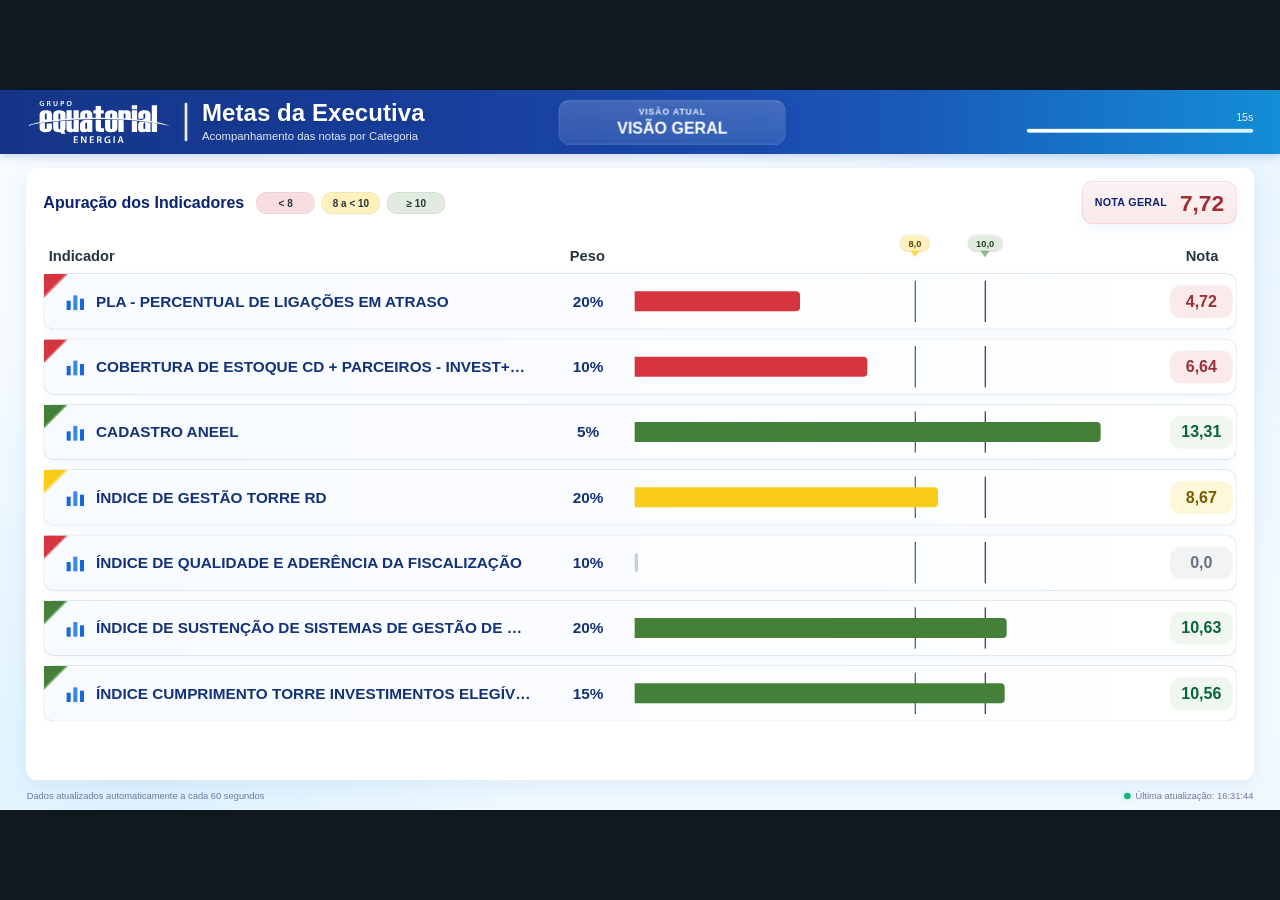
<file: index.html>
<!DOCTYPE html>
<html lang="pt-BR">
<head>
    <meta charset="UTF-8">
    <meta name="viewport" content="width=device-width, initial-scale=1.0">
    <meta http-equiv="Cache-Control" content="no-cache, no-store, must-revalidate">
    <meta http-equiv="Pragma" content="no-cache">
    <meta http-equiv="Expires" content="0">

    <title>Painel de Acompanhamento</title>

    <link rel="stylesheet" href="./css/painel-base.css">

    <script src="./js/painel-config.js" defer></script>
    <script src="./js/painel-base.js" defer></script>

    <!-- Bibliotecas compartilhadas pelas visões que utilizam gráficos -->
    <script src="./js/chart.umd.min.js" defer></script>
    <script src="./js/chartjs-plugin-datalabels.min.js" defer></script>

    <script src="./js/painel-player.js" defer></script>
</head>

<body>
<div id="stage" class="painel-iniciando">

    <!-- Cabeçalho único do PG-V2. O módulo ativo atualiza os textos. -->
    <header class="topo">
        <div class="topo-identidade">
            <img
                class="logo-equatorial"
                src="./img/logo-equatorial.svg"
                width="215"
                alt="Grupo Equatorial Energia"
            >

            <div class="separador-marca"></div>

            <div class="titulo-bloco">
                <h1 id="tituloPrincipal" class="titulo-principal"></h1>

                <div id="subtituloPrincipal" class="subtitulo-principal"></div>
            </div>
        </div>

        <div class="topo-centro">
            <div class="visao-indicador">
                <span class="visao-indicador-label">Visão atual</span>
                <span id="nomeVisaoHeader" class="visao-indicador-nome"></span>
            </div>
        </div>

        <div class="topo-rotacao">
            <div id="contador" class="proxima-visao"></div>

            <div class="barra-tempo">
                <div id="barraTempo" class="barra-tempo-preenchimento"></div>
            </div>
        </div>
    </header>

    <!-- Fragmentos das visões são injetados aqui. -->
    <div id="conteudoVisao" class="conteudo-visao-shell" aria-live="polite"></div>

    <div id="erroPlayer" class="erro-player" role="status" aria-live="polite"></div>

</div>
</body>
</html>
</file>
<file: css/painel-base.css>
/* ================================================================
   PAINEL DE ACOMPANHAMENTO — PG-V2
   Estilos compartilhados entre as visões
   ================================================================ */

:root {
    --fundo-externo: #101820;
    --fundo: #eef2f5;
    --superficie: #ffffff;

    --header: #172331;
    --header-2: #213345;

    --texto: #27333d;
    --texto-secundario: #74808a;
    --texto-suave: #98a2aa;

    --borda: #e2e7eb;

    --cor-destaque-visao: #74808a;

    --raio: 16px;

    --sombra:
        0 7px 24px
        rgba(24, 38, 52, 0.08);

    --altura-topo: 96px;
}


/* ================================================================
   BASE / TELA FIXA 1920 x 1080
   ================================================================ */

* {
    box-sizing: border-box;
}

html,
body {
    width: 100%;
    height: 100%;

    margin: 0;
    padding: 0;

    overflow: hidden;

    background:
        var(--fundo-externo);

    font-family:
        "Segoe UI",
        Arial,
        Helvetica,
        sans-serif;
}

#stage {
    position: absolute;

    left: 50%;
    top: 50%;

    width: 1920px;
    height: 1080px;

    transform-origin:
        center center;

    background:
        radial-gradient(
            circle at 11% 92%,
            rgba(91, 193, 255, 0.14),
            transparent 32%
        ),
        radial-gradient(
            circle at 88% 14%,
            rgba(73, 165, 255, 0.10),
            transparent 35%
        ),
        linear-gradient(
            180deg,
            #f8fcff 0%,
            #f1f9ff 100%
        );

    overflow: hidden;

    color:
        var(--texto);
}


/* ================================================================
   INICIALIZAÇÃO DO SHELL
   A primeira visão é exibida diretamente, sem tela intermediária.
   ================================================================ */

#stage.painel-iniciando .topo,
#stage.painel-iniciando .conteudo-visao-shell {
    opacity: 0;
    visibility: hidden;
}

#stage:not(.painel-iniciando) .topo,
#stage:not(.painel-iniciando) .conteudo-visao-shell {
    opacity: 1;
    visibility: visible;
}


/* ================================================================
   CABEÇALHO GLOBAL — SHELL PG-V2
   Exclusivo do painel-base.css. CSS de visões não deve estilizar
   estes elementos. As visões fornecem somente conteúdo/textos.
   ================================================================ */

.topo {
    position: relative;
    overflow: hidden;
    isolation: isolate;

    width: 100%;
    height: var(--altura-topo);

    display: grid;
    grid-template-columns:
        minmax(650px, 1.15fr)
        minmax(330px, 0.70fr)
        minmax(480px, 1fr);

    align-items: center;

    padding: 0 40px;

    background:
        linear-gradient(
            90deg,
            #16398e 0%,
            #183f9e 36%,
            #1d53b7 63%,
            #178ed4 100%
        );

    color: #ffffff;

    box-shadow:
        0 3px 14px
        rgba(22, 63, 130, 0.22);
}

.topo::before {
    content: "";

    position: absolute;
    inset: -120px -40px -105px 42%;

    z-index: -2;

    background:
        conic-gradient(
            from 209deg at 47% 85%,
            transparent 0deg 9deg,
            rgba(12, 210, 255, 0.96) 10deg 16deg,
            rgba(38, 156, 243, 0.90) 17deg 21deg,
            transparent 22deg 27deg,
            rgba(255, 137, 29, 0.98) 28deg 34deg,
            rgba(255, 195, 59, 0.94) 35deg 38deg,
            transparent 39deg 43deg,
            rgba(90, 63, 219, 0.96) 44deg 51deg,
            rgba(118, 92, 238, 0.90) 52deg 56deg,
            transparent 57deg 360deg
        );

    transform:
        rotate(-4deg)
        scale(1.20);

    filter: saturate(1.08);
    opacity: 0.94;
    pointer-events: none;
}

.topo::after {
    content: "";

    position: absolute;
    inset: 0;

    z-index: -1;

    background:
        linear-gradient(
            90deg,
            rgba(8, 27, 89, 0.12),
            transparent 42%,
            rgba(0, 38, 119, 0.10) 72%,
            rgba(0, 141, 222, 0.16)
        );

    pointer-events: none;
}

.topo-identidade,
.topo-centro,
.topo-rotacao {
    position: relative;
    z-index: 2;
}

.topo-identidade {
    display: flex;
    align-items: center;
    gap: 22px;
}

.logo-equatorial {
    display: block;
    width: 215px;
    height: auto;
    max-height: 82px;
    object-fit: contain;
    flex-shrink: 0;
}

.separador-marca {
    width: 4px;
    height: 58px;
    flex-shrink: 0;
    border-radius: 4px;
    background: rgba(255, 255, 255, 0.92);
    box-shadow: 0 0 12px rgba(255, 255, 255, 0.12);
}

.titulo-bloco {
    min-width: 0;
}

.titulo-principal {
    margin: 0;
    font-size: 36px;
    font-weight: 700;
    letter-spacing: 0.1px;
    line-height: 1;
    text-shadow:
        0 2px 8px
        rgba(0, 0, 0, 0.12);
}

.subtitulo-principal {
    margin-top: 7px;
    font-size: 17px;
    color: rgba(255, 255, 255, 0.88);
}

.topo-centro {
    display: flex;
    justify-content: center;
}

.visao-indicador {
    min-width: 340px;
    padding: 9px 28px 10px;
    border-radius: 16px;

    background:
        linear-gradient(
            180deg,
            rgba(255, 255, 255, 0.18),
            rgba(255, 255, 255, 0.10)
        );

    border: 1px solid rgba(255, 255, 255, 0.16);

    box-shadow:
        inset 0 1px 0 rgba(255, 255, 255, 0.10),
        0 8px 24px rgba(0, 31, 105, 0.12);

    backdrop-filter: blur(4px);
    text-align: center;
}

.visao-indicador-label {
    display: block;
    margin-bottom: 3px;
    font-size: 13px;
    font-weight: 700;
    text-transform: uppercase;
    letter-spacing: 1.3px;
    color: rgba(255, 255, 255, 0.91);
}

.visao-indicador-nome {
    display: block;
    max-width: 430px;
    font-size: 24px;
    font-weight: 700;
    color: #ffffff;
    overflow: hidden;
    text-overflow: ellipsis;
    white-space: nowrap;
}

.topo-rotacao {
    width: 340px;
    justify-self: end;
    text-align: right;
}

.proxima-visao {
    margin-bottom: 8px;
    font-size: 16px;
    color: rgba(255, 255, 255, 0.92);
    text-shadow:
        0 1px 4px
        rgba(0, 0, 0, 0.12);
    white-space: nowrap;
}

.barra-tempo {
    width: 100%;
    height: 6px;
    overflow: hidden;
    border-radius: 10px;
    background: rgba(255, 255, 255, 0.25);
    box-shadow:
        inset 0 1px 2px
        rgba(0, 0, 0, 0.10);
}

.barra-tempo-preenchimento {
    width: 100%;
    height: 100%;
    border-radius: 10px;
    background:
        linear-gradient(
            90deg,
            #ffffff,
            #d7f4ff
        );
    box-shadow:
        0 0 10px
        rgba(255, 255, 255, 0.58);
    transition: width 1s linear;
}


/* ================================================================
   ÁREA PRINCIPAL
   ================================================================ */

.pagina {
    width: 100%;
    height: calc(1080px - var(--altura-topo));

    padding:
        20px
        32px
        12px;

    display: flex;

    flex-direction: column;

    overflow: hidden;
}

.conteudo {
    flex: 1;

    min-height: 0;

    opacity: 1;

    transform:
        translateY(0);

    transition:
        opacity
        0.25s
        ease,
        transform
        0.25s
        ease;
}

.conteudo.trocando {
    opacity: 0.12;

    transform:
        translateY(5px);
}


/* ================================================================
   CABEÇALHO DA VISÃO
   ================================================================ */

.cabecalho-visao {
    display: flex;

    align-items: center;

    justify-content:
        space-between;

    gap: 20px;
}

.cabecalho-visao h2 {
    margin: 0;

    font-size: 25px;

    font-weight: 700;
}

.cabecalho-visao p {
    margin:
        5px
        0
        0;

    font-size: 14px;

    color:
        var(--texto-secundario);
}

.badge-registros {
    padding:
        7px
        14px;

    border-radius: 18px;

    background:
        #e4e9ed;

    color:
        #5f6d77;

    font-size: 14px;

    font-weight: 600;
}


/* ================================================================
   CARDS / KPIs
   ================================================================ */

.kpi {
    position: relative;

    overflow: hidden;

    display: flex;

    align-items: center;

    justify-content:
        space-between;

    gap: 18px;

    padding:
        18px
        28px
        18px
        30px;

    background:
        var(--superficie);

    border-radius:
        var(--raio);

    box-shadow:
        var(--sombra);

    border:
        1px solid
        rgba(
            0,
            0,
            0,
            0.025
        );
}

.kpi::before {
    content: "";

    position: absolute;

    left: 0;
    top: 0;
    bottom: 0;

    width: 7px;
}

.kpi-label {
    margin-bottom: 9px;

    font-size: 15px;

    font-weight: 600;

    text-transform: uppercase;

    letter-spacing: 0.7px;

    color:
        var(--texto-secundario);
}

.kpi-valor {
    font-size: 58px;

    line-height: 1;

    font-weight: 700;

    font-variant-numeric:
        tabular-nums;
}

.kpi-complemento {
    margin-top: 10px;

    font-size: 13px;

    color:
        var(--texto-suave);
}

.kpi-simbolo {
    width: 64px;
    height: 64px;

    flex-shrink: 0;

    display: flex;

    align-items: center;
    justify-content: center;

    border-radius: 50%;

    background:
        #f0f3f5;

    font-size: 25px;

    font-weight: 700;
}


/* ================================================================
   PAINÉIS / GRÁFICOS
   ================================================================ */

.painel {
    min-width: 0;
    min-height: 0;

    background:
        var(--superficie);

    border-radius:
        var(--raio);

    border:
        1px solid
        rgba(
            0,
            0,
            0,
            0.025
        );

    box-shadow:
        var(--sombra);
}

.painel-grafico {
    display: flex;

    flex-direction: column;

    padding:
        20px
        22px
        16px;
}

.painel-cabecalho {
    flex-shrink: 0;

    margin-bottom: 10px;
}

.painel-titulo {
    font-size: 20px;

    font-weight: 700;
}

.painel-subtitulo {
    margin-top: 5px;

    font-size: 14px;

    color:
        var(--texto-secundario);
}

.grafico {
    position: relative;

    flex: 1;

    min-height: 0;

    width: 100%;
}


/* ================================================================
   RODAPÉ
   ================================================================ */

.rodape {
    height: 28px;

    flex-shrink: 0;

    display: flex;

    align-items: flex-end;

    justify-content:
        space-between;

    gap: 20px;

    padding:
        0
        4px;

    font-size: 12px;

    color:
        #849099;
}

.status-ok::before {
    content: "";

    display: inline-block;

    width: 8px;
    height: 8px;

    margin-right: 7px;

    border-radius: 50%;

    background:
        var(--cor-destaque-visao);
}


/* ================================================================
   ERRO
   ================================================================ */

#erro {
    display: none;

    position: absolute;

    left: 32px;
    right: 32px;

    top: 108px;

    z-index: 20;

    padding:
        12px
        16px;

    border-radius: 10px;

    background:
        #fff1f1;

    border:
        1px solid
        #efcaca;

    color:
        #9a3f3f;

    font-size: 14px;
}


/* ================================================================
   PG-V2 — SHELL ÚNICO / INJEÇÃO DE FRAGMENTOS
   ================================================================ */

.conteudo-visao-shell {
    width: 100%;
    height: calc(1080px - var(--altura-topo));
    overflow: hidden;
    opacity: 1;
    transform: translateY(0);
    transition:
        opacity 420ms ease,
        transform 420ms ease;
}

.conteudo-visao-shell.trocando-visao {
    opacity: 0;
    transform: translateY(8px);
}

.erro-player {
    position: absolute;
    left: 50%;
    bottom: 18px;
    z-index: 50;
    transform: translateX(-50%);
    display: none;
    max-width: 1200px;
    padding: 10px 18px;
    border-radius: 10px;
    background: rgba(129, 29, 29, 0.92);
    color: #ffffff;
    font-size: 15px;
    box-shadow: 0 6px 18px rgba(0,0,0,.18);
}
</file>
